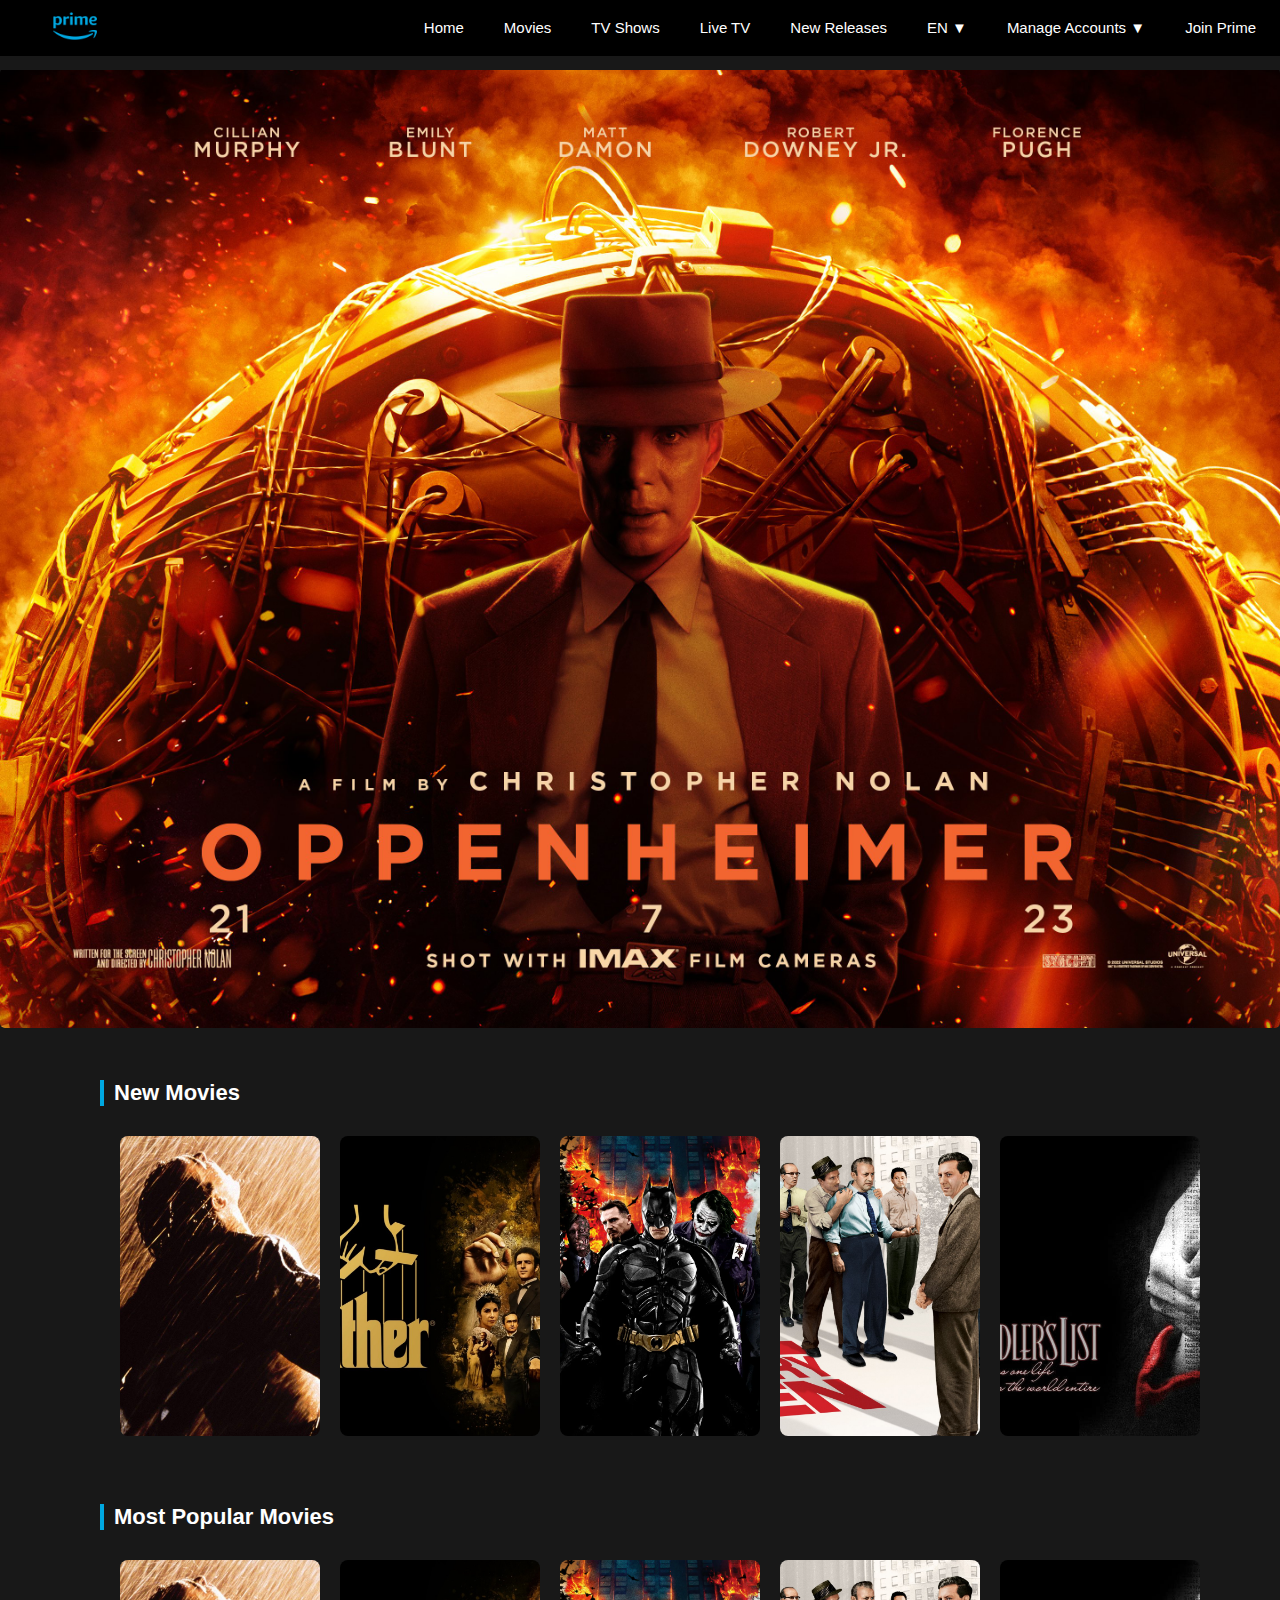
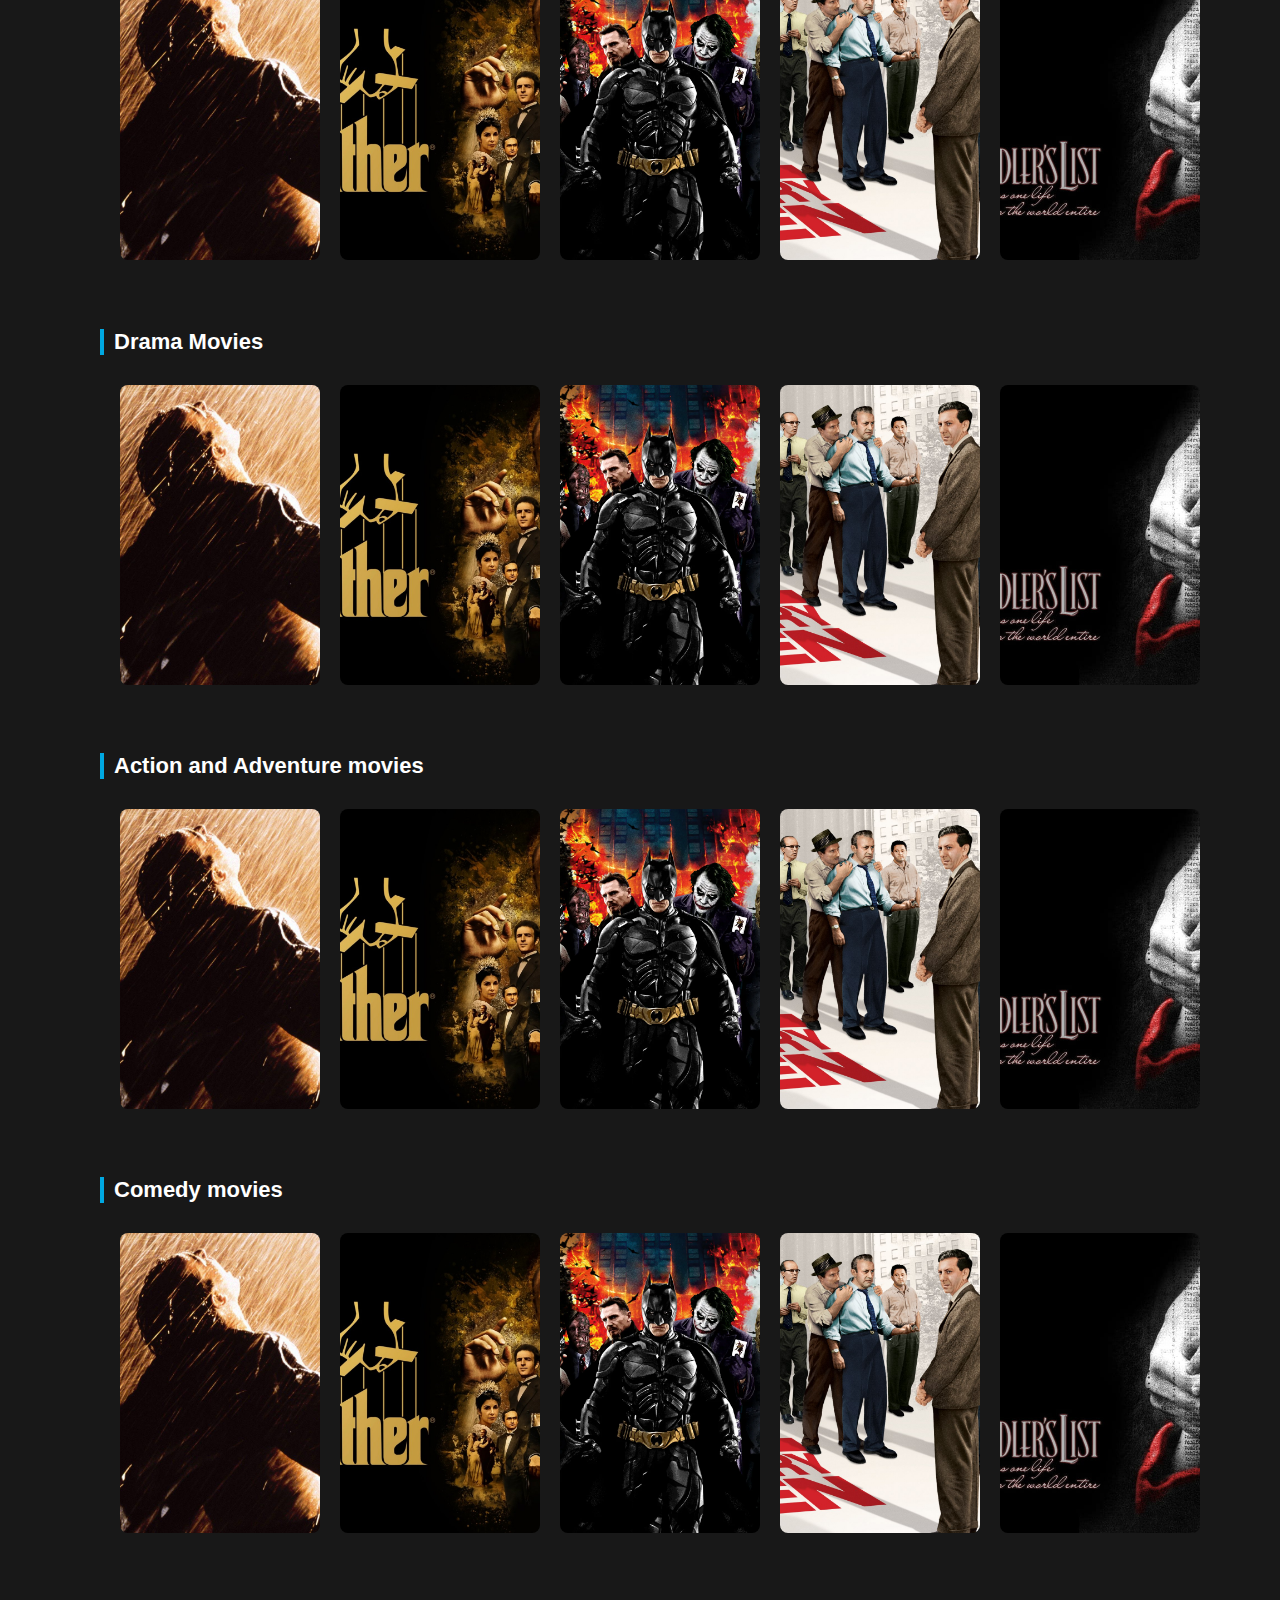
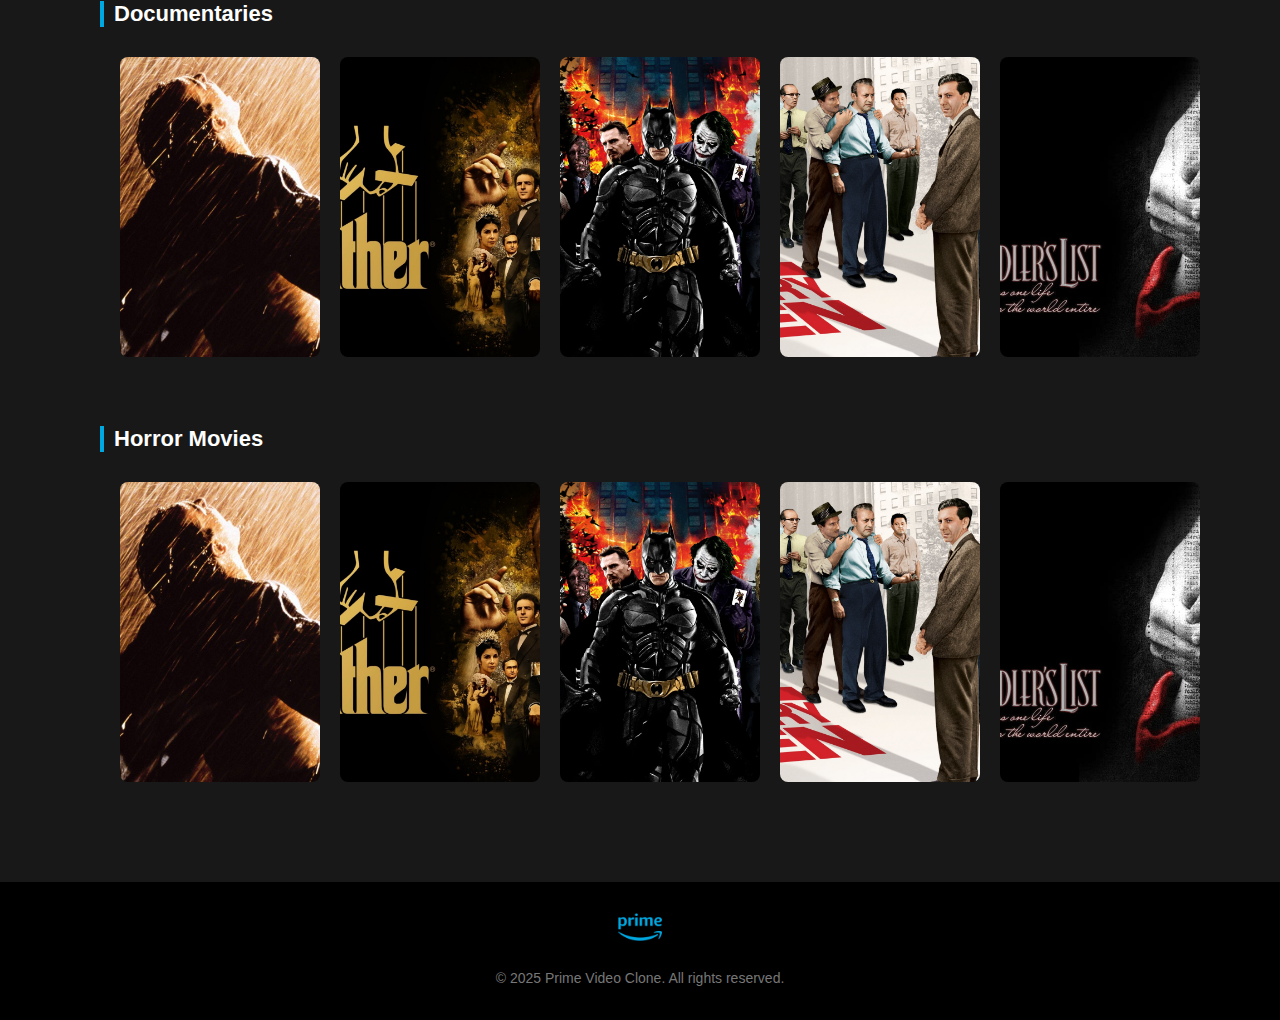
<file: index.html>
<!DOCTYPE html>
<html lang="en">
<head>
    <meta charset="UTF-8">
    <meta name="viewport" content="width=device-width, initial-scale=1.0">
    <title>Prime Video Clone</title>
    <link rel="stylesheet" href="c1.css">
</head>
<body>
    <header>
        <div class="logo">
            <img src="logo.png" alt="Prime Video Logo">
        </div>
        <nav>
            <ul>
                <li><a href="#">Home</a></li>
                <li><a href="#">Movies</a></li>
                <li><a href="#">TV Shows</a></li>
                <li><a href="#">Live TV</a></li>
                <li><a href="#">New Releases</a></li>
                <li class="account-dropdown">
                    <a href="#">EN ▼</a>
                    <ul class="dropdown-menu">
                        <li><a href="#">English</a></li>
                        <li><a href="#">Spanish</a></li>
                        <li><a href="#">French</a></li>
                        <li><a href="#">German</a></li>
                        <li><a href="#">Chinese</a></li>
                        <li><a href="#">Japanese</a></li>
                        <li><a href="#">Korean</a></li>
                        <li><a href="#">Hindi</a></li>
                        <li><a href="#">Arabic</a></li>
                        <li><a href="#">Russian</a></li>
                        <li><a href="#">Portuguese</a></li>
                        <li><a href="#">Italian</a></li>
                        <li><a href="#">Dutch</a></li>
                        <li><a href="#">Swedish</a></li>
                        <li><a href="#">Danish</a></li>
                        <li><a href="#">Finnish</a></li>
                        <li><a href="#">Polish</a></li>
                        <li><a href="#">Turkish</a></li>
                        <li><a href="#">Greek</a></li>
                        <li><a href="#">Vietnamese</a></li>
                        <li><a href="#">Thai</a></li>
                        <li><a href="#">Indonesian</a></li>
                        <li><a href="#">Malay</a></li>
                        <li><a href="#">Filipino</a></li>
                        <li><a href="#">Swahili</a></li>
                        <li><a href="#">Yoruba</a></li>
                        <li><a href="#">Zulu</a></li>
                        <li><a href="#">Xhosa</a></li>
                        <li><a href="#">Igbo</a></li>
                        <li><a href="#">Hausa</a></li>
                        <li><a href="#">Amharic</a></li>
                        <li><a href="#">Bengali</a></li>
                        <li><a href="#">Urdu</a></li>
                        <li><a href="#">Punjabi</a></li>
                        <li><a href="#">Marathi</a></li>
                        <li><a href="#">Gujarati</a></li>
                        <li><a href="#">Telugu</a></li>
                        <li><a href="#">Tamil</a></li>
                        <li><a href="#">Kannada</a></li>
                        <li><a href="#">Malayalam</a></li>
                        <li><a href="#">Odia</a></li>
                        <li><a href="#">Assamese</a></li>
                        <li><a href="#">Kurdish</a></li>
                        <li><a href="#">Pashto</a></li>
                        <li><a href="#">Uzbek</a></li>
                        <li><a href="#">Kazakh</a></li>
                        <li><a href="#">Azerbaijani</a></li>
                        <li><a href="#">Romanian</a></li>
                        <li><a href="#">Hungarian</a></li>
                        <li><a href="#">Czech</a></li>
                        <li><a href="#">Slovak</a></li>
                        <li><a href="#">Ukrainian</a></li>
                        <li><a href="#">Belarusian</a></li>
                        <li><a href="#">Lithuanian</a></li>
                        <li><a href="#">Latvian</a></li>
                        <li><a href="#">Estonian</a></li>
                        <li><a href="#">Albanian</a></li>
                        <li><a href="#">Serbian</a></li>
                        <li><a href="#">Croatian</a></li>
                        <li><a href="#">Slovenian</a></li>
                        <li><a href="#">Macedonian</a></li>
                        <li><a href="#">Bulgarian</a></li>
                        <li><a href="#">Georgian</a></li>
                        <li><a href="#">Armenian</a></li>
                        <li><a href="#">Mongolian</a></li>
                        <li><a href="#">Tibetan</a></li>
                        <li><a href="#">Nepali</a></li>
                        <li><a href="#">Sinhala</a></li>
                        <li><a href="#">Burmese</a></li>
                        <li><a href="#">Khmer</a></li>
                        <li><a href="#">Lao</a></li>
                        <li><a href="#">Tagalog</a></li>
                        <li><a href="#">Cebuano</a></li>
                        <li><a href="#">Ilocano</a></li>
                        <li><a href="#">Pampanga</a></li>
                        <li><a href="#">Pangasinan</a></li>
                        <li><a href="#">Waray-Waray</a></li>
                        <li><a href="#">Hiligaynon</a></li>
                        <li><a href="#">Bicolano</a></li>
                        <li><a href="#">Aymara</a></li>
                        <li><a href="#">Quechua</a></li>
                        <li><a href="#">Guarani</a></li>
                        <li><a href="#">Mapuche</a></li>
                        <li><a href="#">Navajo</a></li>
                        <li><a href="#">Cherokee</a></li>
                        <li><a href="#">Inuit</a></li>
                        <li><a href="#">Yiddish</a></li>
                        <li><a href="#">Esperanto</a></li>
                        <li><a href="#">Klingon</a></li> 
                        </ul>
                </li>
                <li class="account-dropdown">
                    <a href="#">Manage Accounts ▼</a>
                    <ul class="dropdown-menu">
                        <li><a href="#"> Your Account</a></li>
                        <br>
                        <li><a href="#">Sign in</a></li>
                        <li><a href="#">Help</a></li>
                        <li><a href="#">Watch Anywhere</a></li>
                    </ul>
                </li>
                <li><a href="#">Join Prime</a></li>
            </ul>

        </nav>
        
    </header>
    <div class="banner-slider">
        <div class="banner-card"><img src="op.jpeg" alt="Dune: Part Two">
            
            <div class="banner-info">
                <h2>Oppenheimer</h2>
                <p>IMDB: 9.0 | Age: 12+</p>
                <p>During World War II, Lt. Gen. Leslie Groves Jr. appoints physicist J. Robert Oppenheimer to work on the top-secret Manhattan Project. </p>
            </div>
        </div>

    </div>
    
    
    <section class="movies-section">
        
        <h2>New Movies</h2>
        <div class="movies-row">
            <div class="movie-card">
                <img src="shaw.jpg" alt="Movie 1">
                <button class="watch-now-button">Watch Now</button>
                <div class="movie-info">
                    <h3>The Shawshank Redemption</h3>
                    <p>IMDB: 9.3 | Age: 15+</p>
                    <p>Two imprisoned men bond over a number of years, finding solace and eventual redemption through acts of common decency.</p>
                </div>
            </div>
            <div class="movie-card">
                <img src="gf.jpg" alt="Movie 2">
                <button class="watch-now-button">Watch Now</button>
                <div class="movie-info">
                    <h3>The Godfather</h3>
                    <p>IMDB: 9.2 | Age: 18+</p>
                    <p>The aging patriarch of an organized crime dynasty transfers control of his clandestine empire to his reluctant son.</p>
                </div>
            </div>
            <div class="movie-card">
                <img src="the-dark-knight-batman-and-villains-jlyjxakv2mz57z02.webp" alt="Movie 3">
                <button class="watch-now-button">Watch Now</button>
                <div class="movie-info">
                    <h3>The Dark Knight</h3>
                    <p>IMDB: 9.0 | Age: 13+</p>
                    <p>When the menace known as The Joker emerges, Batman must accept one of the greatest psychological and physical tests of his ability to fight injustice.</p>
                </div>
            </div>
            <div class="movie-card">
                <img src="GL60Mu_WcAA3MaF.jpg" alt="Movie 4">
                <button class="watch-now-button">Watch Now</button>
                <div class="movie-info">
                    <h3>12 Angry Men</h3>
                    <p>IMDB: 9.0 | Age: 12+</p>
                    <p>A jury holdout attempts to prevent a miscarriage of justice by forcing his colleagues to reconsider the evidence.</p>
                </div>
            </div>
            <div class="movie-card">
                <img src="HD-wallpaper-schindler-s-list-hands-schindler-list-movie.jpg" alt="Movie 5">
                <button class="watch-now-button">Watch Now</button>
                <div class="movie-info">
                    <h3>Schindler's List</h3>
                    <p>IMDB: 8.9 | Age: 16+</p>
                    <p>In German-occupied Poland during World War II, industrialist Oskar Schindler gradually becomes concerned for his Jewish workforce.</p>
                </div>
            </div>
            <div class="movie-card">
                <img src="HD-wallpaper-schindler-s-list-hands-schindler-list-movie.jpg" alt="Movie 5">
                <button class="watch-now-button">Watch Now</button>
                <div class="movie-info">
                    <h3>Schindler's List</h3>
                    <p>IMDB: 8.9 | Age: 16+</p>
                    <p>In German-occupied Poland during World War II, industrialist Oskar Schindler gradually becomes concerned for his Jewish workforce.</p>
                </div>
            </div>
            <div class="movie-card">
                <img src="shaw.jpg" alt="Movie 1">
                <button class="watch-now-button">Watch Now</button>
                <div class="movie-info">
                    <h3>The Shawshank Redemption</h3>
                    <p>IMDB: 9.3 | Age: 15+</p>
                    <p>Two imprisoned men bond over a number of years, finding solace and eventual redemption through acts of common decency.</p>
                </div>
            </div>
            <div class="movie-card">
                <img src="gf.jpg" alt="Movie 2">
                <button class="watch-now-button">Watch Now</button>
                <div class="movie-info">
                    <h3>The Godfather</h3>
                    <p>IMDB: 9.2 | Age: 18+</p>
                    <p>The aging patriarch of an organized crime dynasty transfers control of his clandestine empire to his reluctant son.</p>
                </div>
            </div>
            <div class="movie-card">
                <img src="the-dark-knight-batman-and-villains-jlyjxakv2mz57z02.webp" alt="Movie 3">
                <button class="watch-now-button">Watch Now</button>
                <div class="movie-info">
                    <h3>The Dark Knight</h3>
                    <p>IMDB: 9.0 | Age: 13+</p>
                    <p>When the menace known as The Joker emerges, Batman must accept one of the greatest psychological and physical tests of his ability to fight injustice.</p>
                </div>
            </div>
            <div class="movie-card">
                <img src="GL60Mu_WcAA3MaF.jpg" alt="Movie 4">
                <button class="watch-now-button">Watch Now</button>
                <div class="movie-info">
                    <h3>12 Angry Men</h3>
                    <p>IMDB: 9.0 | Age: 12+</p>
                    <p>A jury holdout attempts to prevent a miscarriage of justice by forcing his colleagues to reconsider the evidence.</p>
                </div>
            </div>
            <div class="movie-card">
                <img src="HD-wallpaper-schindler-s-list-hands-schindler-list-movie.jpg" alt="Movie 5">
                <button class="watch-now-button">Watch Now</button>
                <div class="movie-info">
                    <h3>Schindler's List</h3>
                    <p>IMDB: 8.9 | Age: 16+</p>
                    <p>In German-occupied Poland during World War II, industrialist Oskar Schindler gradually becomes concerned for his Jewish workforce.</p>
                </div>
            </div>
            <div class="movie-card">
                <img src="HD-wallpaper-schindler-s-list-hands-schindler-list-movie.jpg" alt="Movie 5">
                <button class="watch-now-button">Watch Now</button>
                <div class="movie-info">
                    <h3>Schindler's List</h3>
                    <p>IMDB: 8.9 | Age: 16+</p>
                    <p>In German-occupied Poland during World War II, industrialist Oskar Schindler gradually becomes concerned for his Jewish workforce.</p>
                </div>
            </div>
        </div>
        <h2>Most Popular Movies</h2>
        <div class="movies-row">
            <div class="movie-card">
                <img src="shaw.jpg" alt="Movie 1">
                <button class="watch-now-button">Watch Now</button>
                <div class="movie-info">
                    <h3>The Shawshank Redemption</h3>
                    <p>IMDB: 9.3 | Age: 15+</p>
                    <p>Two imprisoned men bond over a number of years, finding solace and eventual redemption through acts of common decency.</p>
                </div>
            </div>
            <div class="movie-card">
                <img src="gf.jpg" alt="Movie 2">
                <button class="watch-now-button">Watch Now</button>
                <div class="movie-info">
                    <h3>The Godfather</h3>
                    <p>IMDB: 9.2 | Age: 18+</p>
                    <p>The aging patriarch of an organized crime dynasty transfers control of his clandestine empire to his reluctant son.</p>
                </div>
            </div>
            <div class="movie-card">
                <img src="the-dark-knight-batman-and-villains-jlyjxakv2mz57z02.webp" alt="Movie 3">
                <button class="watch-now-button">Watch Now</button>
                <div class="movie-info">
                    <h3>The Dark Knight</h3>
                    <p>IMDB: 9.0 | Age: 13+</p>
                    <p>When the menace known as The Joker emerges, Batman must accept one of the greatest psychological and physical tests of his ability to fight injustice.</p>
                </div>
            </div>
            <div class="movie-card">
                <img src="GL60Mu_WcAA3MaF.jpg" alt="Movie 4">
                <button class="watch-now-button">Watch Now</button>
                <div class="movie-info">
                    <h3>12 Angry Men</h3>
                    <p>IMDB: 9.0 | Age: 12+</p>
                    <p>A jury holdout attempts to prevent a miscarriage of justice by forcing his colleagues to reconsider the evidence.</p>
                </div>
            </div>
            <div class="movie-card">
                <img src="HD-wallpaper-schindler-s-list-hands-schindler-list-movie.jpg" alt="Movie 5">
                <button class="watch-now-button">Watch Now</button>
                <div class="movie-info">
                    <h3>Schindler's List</h3>
                    <p>IMDB: 8.9 | Age: 16+</p>
                    <p>In German-occupied Poland during World War II, industrialist Oskar Schindler gradually becomes concerned for his Jewish workforce.</p>
                </div>
            </div>
            <div class="movie-card">
                <img src="HD-wallpaper-schindler-s-list-hands-schindler-list-movie.jpg" alt="Movie 5">
                <button class="watch-now-button">Watch Now</button>
                <div class="movie-info">
                    <h3>Schindler's List</h3>
                    <p>IMDB: 8.9 | Age: 16+</p>
                    <p>In German-occupied Poland during World War II, industrialist Oskar Schindler gradually becomes concerned for his Jewish workforce.</p>
                </div>
            </div>
            <div class="movie-card">
                <img src="shaw.jpg" alt="Movie 1">
                <button class="watch-now-button">Watch Now</button>
                <div class="movie-info">
                    <h3>The Shawshank Redemption</h3>
                    <p>IMDB: 9.3 | Age: 15+</p>
                    <p>Two imprisoned men bond over a number of years, finding solace and eventual redemption through acts of common decency.</p>
                </div>
            </div>
            <div class="movie-card">
                <img src="gf.jpg" alt="Movie 2">
                <button class="watch-now-button">Watch Now</button>
                <div class="movie-info">
                    <h3>The Godfather</h3>
                    <p>IMDB: 9.2 | Age: 18+</p>
                    <p>The aging patriarch of an organized crime dynasty transfers control of his clandestine empire to his reluctant son.</p>
                </div>
            </div>
            <div class="movie-card">
                <img src="the-dark-knight-batman-and-villains-jlyjxakv2mz57z02.webp" alt="Movie 3">
                <button class="watch-now-button">Watch Now</button>
                <div class="movie-info">
                    <h3>The Dark Knight</h3>
                    <p>IMDB: 9.0 | Age: 13+</p>
                    <p>When the menace known as The Joker emerges, Batman must accept one of the greatest psychological and physical tests of his ability to fight injustice.</p>
                </div>
            </div>
            <div class="movie-card">
                <img src="GL60Mu_WcAA3MaF.jpg" alt="Movie 4">
                <button class="watch-now-button">Watch Now</button>
                <div class="movie-info">
                    <h3>12 Angry Men</h3>
                    <p>IMDB: 9.0 | Age: 12+</p>
                    <p>A jury holdout attempts to prevent a miscarriage of justice by forcing his colleagues to reconsider the evidence.</p>
                </div>
            </div>
            <div class="movie-card">
                <img src="HD-wallpaper-schindler-s-list-hands-schindler-list-movie.jpg" alt="Movie 5">
                <button class="watch-now-button">Watch Now</button>
                <div class="movie-info">
                    <h3>Schindler's List</h3>
                    <p>IMDB: 8.9 | Age: 16+</p>
                    <p>In German-occupied Poland during World War II, industrialist Oskar Schindler gradually becomes concerned for his Jewish workforce.</p>
                </div>
            </div>
            <div class="movie-card">
                <img src="HD-wallpaper-schindler-s-list-hands-schindler-list-movie.jpg" alt="Movie 5">
                <button class="watch-now-button">Watch Now</button>
                <div class="movie-info">
                    <h3>Schindler's List</h3>
                    <p>IMDB: 8.9 | Age: 16+</p>
                    <p>In German-occupied Poland during World War II, industrialist Oskar Schindler gradually becomes concerned for his Jewish workforce.</p>
                </div>
            </div>
        </div>
        <h2>Drama Movies</h2>
        <div class="movies-row">
            <div class="movie-card">
                <img src="shaw.jpg" alt="Movie 1">
                <button class="watch-now-button">Watch Now</button>
                <div class="movie-info">
                    <h3>The Shawshank Redemption</h3>
                    <p>IMDB: 9.3 | Age: 15+</p>
                    <p>Two imprisoned men bond over a number of years, finding solace and eventual redemption through acts of common decency.</p>
                </div>
            </div>
            <div class="movie-card">
                <img src="gf.jpg" alt="Movie 2">
                <button class="watch-now-button">Watch Now</button>
                <div class="movie-info">
                    <h3>The Godfather</h3>
                    <p>IMDB: 9.2 | Age: 18+</p>
                    <p>The aging patriarch of an organized crime dynasty transfers control of his clandestine empire to his reluctant son.</p>
                </div>
            </div>
            <div class="movie-card">
                <img src="the-dark-knight-batman-and-villains-jlyjxakv2mz57z02.webp" alt="Movie 3">
                <button class="watch-now-button">Watch Now</button>
                <div class="movie-info">
                    <h3>The Dark Knight</h3>
                    <p>IMDB: 9.0 | Age: 13+</p>
                    <p>When the menace known as The Joker emerges, Batman must accept one of the greatest psychological and physical tests of his ability to fight injustice.</p>
                </div>
            </div>
            <div class="movie-card">
                <img src="GL60Mu_WcAA3MaF.jpg" alt="Movie 4">
                <button class="watch-now-button">Watch Now</button>
                <div class="movie-info">
                    <h3>12 Angry Men</h3>
                    <p>IMDB: 9.0 | Age: 12+</p>
                    <p>A jury holdout attempts to prevent a miscarriage of justice by forcing his colleagues to reconsider the evidence.</p>
                </div>
            </div>
            <div class="movie-card">
                <img src="HD-wallpaper-schindler-s-list-hands-schindler-list-movie.jpg" alt="Movie 5">
                <button class="watch-now-button">Watch Now</button>
                <div class="movie-info">
                    <h3>Schindler's List</h3>
                    <p>IMDB: 8.9 | Age: 16+</p>
                    <p>In German-occupied Poland during World War II, industrialist Oskar Schindler gradually becomes concerned for his Jewish workforce.</p>
                </div>
            </div>
            <div class="movie-card">
                <img src="HD-wallpaper-schindler-s-list-hands-schindler-list-movie.jpg" alt="Movie 5">
                <button class="watch-now-button">Watch Now</button>
                <div class="movie-info">
                    <h3>Schindler's List</h3>
                    <p>IMDB: 8.9 | Age: 16+</p>
                    <p>In German-occupied Poland during World War II, industrialist Oskar Schindler gradually becomes concerned for his Jewish workforce.</p>
                </div>
            </div>
            <div class="movie-card">
                <img src="shaw.jpg" alt="Movie 1">
                <button class="watch-now-button">Watch Now</button>
                <div class="movie-info">
                    <h3>The Shawshank Redemption</h3>
                    <p>IMDB: 9.3 | Age: 15+</p>
                    <p>Two imprisoned men bond over a number of years, finding solace and eventual redemption through acts of common decency.</p>
                </div>
            </div>
            <div class="movie-card">
                <img src="gf.jpg" alt="Movie 2">
                <button class="watch-now-button">Watch Now</button>
                <div class="movie-info">
                    <h3>The Godfather</h3>
                    <p>IMDB: 9.2 | Age: 18+</p>
                    <p>The aging patriarch of an organized crime dynasty transfers control of his clandestine empire to his reluctant son.</p>
                </div>
            </div>
            <div class="movie-card">
                <img src="the-dark-knight-batman-and-villains-jlyjxakv2mz57z02.webp" alt="Movie 3">
                <button class="watch-now-button">Watch Now</button>
                <div class="movie-info">
                    <h3>The Dark Knight</h3>
                    <p>IMDB: 9.0 | Age: 13+</p>
                    <p>When the menace known as The Joker emerges, Batman must accept one of the greatest psychological and physical tests of his ability to fight injustice.</p>
                </div>
            </div>
            <div class="movie-card">
                <img src="GL60Mu_WcAA3MaF.jpg" alt="Movie 4">
                <button class="watch-now-button">Watch Now</button>
                <div class="movie-info">
                    <h3>12 Angry Men</h3>
                    <p>IMDB: 9.0 | Age: 12+</p>
                    <p>A jury holdout attempts to prevent a miscarriage of justice by forcing his colleagues to reconsider the evidence.</p>
                </div>
            </div>
            <div class="movie-card">
                <img src="HD-wallpaper-schindler-s-list-hands-schindler-list-movie.jpg" alt="Movie 5">
                <button class="watch-now-button">Watch Now</button>
                <div class="movie-info">
                    <h3>Schindler's List</h3>
                    <p>IMDB: 8.9 | Age: 16+</p>
                    <p>In German-occupied Poland during World War II, industrialist Oskar Schindler gradually becomes concerned for his Jewish workforce.</p>
                </div>
            </div>
            <div class="movie-card">
                <img src="HD-wallpaper-schindler-s-list-hands-schindler-list-movie.jpg" alt="Movie 5">
                <button class="watch-now-button">Watch Now</button>
                <div class="movie-info">
                    <h3>Schindler's List</h3>
                    <p>IMDB: 8.9 | Age: 16+</p>
                    <p>In German-occupied Poland during World War II, industrialist Oskar Schindler gradually becomes concerned for his Jewish workforce.</p>
                </div>
            </div>
        </div><h2>Action and Adventure movies</h2>
        <div class="movies-row">
            <div class="movie-card">
                <img src="shaw.jpg" alt="Movie 1">
                <button class="watch-now-button">Watch Now</button>
                <div class="movie-info">
                    <h3>The Shawshank Redemption</h3>
                    <p>IMDB: 9.3 | Age: 15+</p>
                    <p>Two imprisoned men bond over a number of years, finding solace and eventual redemption through acts of common decency.</p>
                </div>
            </div>
            <div class="movie-card">
                <img src="gf.jpg" alt="Movie 2">
                <button class="watch-now-button">Watch Now</button>
                <div class="movie-info">
                    <h3>The Godfather</h3>
                    <p>IMDB: 9.2 | Age: 18+</p>
                    <p>The aging patriarch of an organized crime dynasty transfers control of his clandestine empire to his reluctant son.</p>
                </div>
            </div>
            <div class="movie-card">
                <img src="the-dark-knight-batman-and-villains-jlyjxakv2mz57z02.webp" alt="Movie 3">
                <button class="watch-now-button">Watch Now</button>
                <div class="movie-info">
                    <h3>The Dark Knight</h3>
                    <p>IMDB: 9.0 | Age: 13+</p>
                    <p>When the menace known as The Joker emerges, Batman must accept one of the greatest psychological and physical tests of his ability to fight injustice.</p>
                </div>
            </div>
            <div class="movie-card">
                <img src="GL60Mu_WcAA3MaF.jpg" alt="Movie 4">
                <button class="watch-now-button">Watch Now</button>
                <div class="movie-info">
                    <h3>12 Angry Men</h3>
                    <p>IMDB: 9.0 | Age: 12+</p>
                    <p>A jury holdout attempts to prevent a miscarriage of justice by forcing his colleagues to reconsider the evidence.</p>
                </div>
            </div>
            <div class="movie-card">
                <img src="HD-wallpaper-schindler-s-list-hands-schindler-list-movie.jpg" alt="Movie 5">
                <button class="watch-now-button">Watch Now</button>
                <div class="movie-info">
                    <h3>Schindler's List</h3>
                    <p>IMDB: 8.9 | Age: 16+</p>
                    <p>In German-occupied Poland during World War II, industrialist Oskar Schindler gradually becomes concerned for his Jewish workforce.</p>
                </div>
            </div>
            <div class="movie-card">
                <img src="HD-wallpaper-schindler-s-list-hands-schindler-list-movie.jpg" alt="Movie 5">
                <button class="watch-now-button">Watch Now</button>
                <div class="movie-info">
                    <h3>Schindler's List</h3>
                    <p>IMDB: 8.9 | Age: 16+</p>
                    <p>In German-occupied Poland during World War II, industrialist Oskar Schindler gradually becomes concerned for his Jewish workforce.</p>
                </div>
            </div>
            <div class="movie-card">
                <img src="shaw.jpg" alt="Movie 1">
                <button class="watch-now-button">Watch Now</button>
                <div class="movie-info">
                    <h3>The Shawshank Redemption</h3>
                    <p>IMDB: 9.3 | Age: 15+</p>
                    <p>Two imprisoned men bond over a number of years, finding solace and eventual redemption through acts of common decency.</p>
                </div>
            </div>
            <div class="movie-card">
                <img src="gf.jpg" alt="Movie 2">
                <button class="watch-now-button">Watch Now</button>
                <div class="movie-info">
                    <h3>The Godfather</h3>
                    <p>IMDB: 9.2 | Age: 18+</p>
                    <p>The aging patriarch of an organized crime dynasty transfers control of his clandestine empire to his reluctant son.</p>
                </div>
            </div>
            <div class="movie-card">
                <img src="the-dark-knight-batman-and-villains-jlyjxakv2mz57z02.webp" alt="Movie 3">
                <button class="watch-now-button">Watch Now</button>
                <div class="movie-info">
                    <h3>The Dark Knight</h3>
                    <p>IMDB: 9.0 | Age: 13+</p>
                    <p>When the menace known as The Joker emerges, Batman must accept one of the greatest psychological and physical tests of his ability to fight injustice.</p>
                </div>
            </div>
            <div class="movie-card">
                <img src="GL60Mu_WcAA3MaF.jpg" alt="Movie 4">
                <button class="watch-now-button">Watch Now</button>
                <div class="movie-info">
                    <h3>12 Angry Men</h3>
                    <p>IMDB: 9.0 | Age: 12+</p>
                    <p>A jury holdout attempts to prevent a miscarriage of justice by forcing his colleagues to reconsider the evidence.</p>
                </div>
            </div>
            <div class="movie-card">
                <img src="HD-wallpaper-schindler-s-list-hands-schindler-list-movie.jpg" alt="Movie 5">
                <button class="watch-now-button">Watch Now</button>
                <div class="movie-info">
                    <h3>Schindler's List</h3>
                    <p>IMDB: 8.9 | Age: 16+</p>
                    <p>In German-occupied Poland during World War II, industrialist Oskar Schindler gradually becomes concerned for his Jewish workforce.</p>
                </div>
            </div>
            <div class="movie-card">
                <img src="HD-wallpaper-schindler-s-list-hands-schindler-list-movie.jpg" alt="Movie 5">
                <button class="watch-now-button">Watch Now</button>
                <div class="movie-info">
                    <h3>Schindler's List</h3>
                    <p>IMDB: 8.9 | Age: 16+</p>
                    <p>In German-occupied Poland during World War II, industrialist Oskar Schindler gradually becomes concerned for his Jewish workforce.</p>
                </div>
            </div>
        </div><h2>Comedy movies</h2>
        <div class="movies-row">
            <div class="movie-card">
                <img src="shaw.jpg" alt="Movie 1">
                <button class="watch-now-button">Watch Now</button>
                <div class="movie-info">
                    <h3>The Shawshank Redemption</h3>
                    <p>IMDB: 9.3 | Age: 15+</p>
                    <p>Two imprisoned men bond over a number of years, finding solace and eventual redemption through acts of common decency.</p>
                </div>
            </div>
            <div class="movie-card">
                <img src="gf.jpg" alt="Movie 2">
                <button class="watch-now-button">Watch Now</button>
                <div class="movie-info">
                    <h3>The Godfather</h3>
                    <p>IMDB: 9.2 | Age: 18+</p>
                    <p>The aging patriarch of an organized crime dynasty transfers control of his clandestine empire to his reluctant son.</p>
                </div>
            </div>
            <div class="movie-card">
                <img src="the-dark-knight-batman-and-villains-jlyjxakv2mz57z02.webp" alt="Movie 3">
                <button class="watch-now-button">Watch Now</button>
                <div class="movie-info">
                    <h3>The Dark Knight</h3>
                    <p>IMDB: 9.0 | Age: 13+</p>
                    <p>When the menace known as The Joker emerges, Batman must accept one of the greatest psychological and physical tests of his ability to fight injustice.</p>
                </div>
            </div>
            <div class="movie-card">
                <img src="GL60Mu_WcAA3MaF.jpg" alt="Movie 4">
                <button class="watch-now-button">Watch Now</button>
                <div class="movie-info">
                    <h3>12 Angry Men</h3>
                    <p>IMDB: 9.0 | Age: 12+</p>
                    <p>A jury holdout attempts to prevent a miscarriage of justice by forcing his colleagues to reconsider the evidence.</p>
                </div>
            </div>
            <div class="movie-card">
                <img src="HD-wallpaper-schindler-s-list-hands-schindler-list-movie.jpg" alt="Movie 5">
                <button class="watch-now-button">Watch Now</button>
                <div class="movie-info">
                    <h3>Schindler's List</h3>
                    <p>IMDB: 8.9 | Age: 16+</p>
                    <p>In German-occupied Poland during World War II, industrialist Oskar Schindler gradually becomes concerned for his Jewish workforce.</p>
                </div>
            </div>
            <div class="movie-card">
                <img src="HD-wallpaper-schindler-s-list-hands-schindler-list-movie.jpg" alt="Movie 5">
                <button class="watch-now-button">Watch Now</button>
                <div class="movie-info">
                    <h3>Schindler's List</h3>
                    <p>IMDB: 8.9 | Age: 16+</p>
                    <p>In German-occupied Poland during World War II, industrialist Oskar Schindler gradually becomes concerned for his Jewish workforce.</p>
                </div>
            </div>
            <div class="movie-card">
                <img src="shaw.jpg" alt="Movie 1">
                <button class="watch-now-button">Watch Now</button>
                <div class="movie-info">
                    <h3>The Shawshank Redemption</h3>
                    <p>IMDB: 9.3 | Age: 15+</p>
                    <p>Two imprisoned men bond over a number of years, finding solace and eventual redemption through acts of common decency.</p>
                </div>
            </div>
            <div class="movie-card">
                <img src="gf.jpg" alt="Movie 2">
                <button class="watch-now-button">Watch Now</button>
                <div class="movie-info">
                    <h3>The Godfather</h3>
                    <p>IMDB: 9.2 | Age: 18+</p>
                    <p>The aging patriarch of an organized crime dynasty transfers control of his clandestine empire to his reluctant son.</p>
                </div>
            </div>
            <div class="movie-card">
                <img src="the-dark-knight-batman-and-villains-jlyjxakv2mz57z02.webp" alt="Movie 3">
                <button class="watch-now-button">Watch Now</button>
                <div class="movie-info">
                    <h3>The Dark Knight</h3>
                    <p>IMDB: 9.0 | Age: 13+</p>
                    <p>When the menace known as The Joker emerges, Batman must accept one of the greatest psychological and physical tests of his ability to fight injustice.</p>
                </div>
            </div>
            <div class="movie-card">
                <img src="GL60Mu_WcAA3MaF.jpg" alt="Movie 4">
                <button class="watch-now-button">Watch Now</button>
                <div class="movie-info">
                    <h3>12 Angry Men</h3>
                    <p>IMDB: 9.0 | Age: 12+</p>
                    <p>A jury holdout attempts to prevent a miscarriage of justice by forcing his colleagues to reconsider the evidence.</p>
                </div>
            </div>
            <div class="movie-card">
                <img src="HD-wallpaper-schindler-s-list-hands-schindler-list-movie.jpg" alt="Movie 5">
                <button class="watch-now-button">Watch Now</button>
                <div class="movie-info">
                    <h3>Schindler's List</h3>
                    <p>IMDB: 8.9 | Age: 16+</p>
                    <p>In German-occupied Poland during World War II, industrialist Oskar Schindler gradually becomes concerned for his Jewish workforce.</p>
                </div>
            </div>
            <div class="movie-card">
                <img src="HD-wallpaper-schindler-s-list-hands-schindler-list-movie.jpg" alt="Movie 5">
                <button class="watch-now-button">Watch Now</button>
                <div class="movie-info">
                    <h3>Schindler's List</h3>
                    <p>IMDB: 8.9 | Age: 16+</p>
                    <p>In German-occupied Poland during World War II, industrialist Oskar Schindler gradually becomes concerned for his Jewish workforce.</p>
                </div>
            </div>
        </div><h2>Documentaries</h2>
        <div class="movies-row">
            <div class="movie-card">
                <img src="shaw.jpg" alt="Movie 1">
                <button class="watch-now-button">Watch Now</button>
                <div class="movie-info">
                    <h3>The Shawshank Redemption</h3>
                    <p>IMDB: 9.3 | Age: 15+</p>
                    <p>Two imprisoned men bond over a number of years, finding solace and eventual redemption through acts of common decency.</p>
                </div>
            </div>
            <div class="movie-card">
                <img src="gf.jpg" alt="Movie 2">
                <button class="watch-now-button">Watch Now</button>
                <div class="movie-info">
                    <h3>The Godfather</h3>
                    <p>IMDB: 9.2 | Age: 18+</p>
                    <p>The aging patriarch of an organized crime dynasty transfers control of his clandestine empire to his reluctant son.</p>
                </div>
            </div>
            <div class="movie-card">
                <img src="the-dark-knight-batman-and-villains-jlyjxakv2mz57z02.webp" alt="Movie 3">
                <button class="watch-now-button">Watch Now</button>
                <div class="movie-info">
                    <h3>The Dark Knight</h3>
                    <p>IMDB: 9.0 | Age: 13+</p>
                    <p>When the menace known as The Joker emerges, Batman must accept one of the greatest psychological and physical tests of his ability to fight injustice.</p>
                </div>
            </div>
            <div class="movie-card">
                <img src="GL60Mu_WcAA3MaF.jpg" alt="Movie 4">
                <button class="watch-now-button">Watch Now</button>
                <div class="movie-info">
                    <h3>12 Angry Men</h3>
                    <p>IMDB: 9.0 | Age: 12+</p>
                    <p>A jury holdout attempts to prevent a miscarriage of justice by forcing his colleagues to reconsider the evidence.</p>
                </div>
            </div>
            <div class="movie-card">
                <img src="HD-wallpaper-schindler-s-list-hands-schindler-list-movie.jpg" alt="Movie 5">
                <button class="watch-now-button">Watch Now</button>
                <div class="movie-info">
                    <h3>Schindler's List</h3>
                    <p>IMDB: 8.9 | Age: 16+</p>
                    <p>In German-occupied Poland during World War II, industrialist Oskar Schindler gradually becomes concerned for his Jewish workforce.</p>
                </div>
            </div>
            <div class="movie-card">
                <img src="HD-wallpaper-schindler-s-list-hands-schindler-list-movie.jpg" alt="Movie 5">
                <button class="watch-now-button">Watch Now</button>
                <div class="movie-info">
                    <h3>Schindler's List</h3>
                    <p>IMDB: 8.9 | Age: 16+</p>
                    <p>In German-occupied Poland during World War II, industrialist Oskar Schindler gradually becomes concerned for his Jewish workforce.</p>
                </div>
            </div>
            <div class="movie-card">
                <img src="shaw.jpg" alt="Movie 1">
                <button class="watch-now-button">Watch Now</button>
                <div class="movie-info">
                    <h3>The Shawshank Redemption</h3>
                    <p>IMDB: 9.3 | Age: 15+</p>
                    <p>Two imprisoned men bond over a number of years, finding solace and eventual redemption through acts of common decency.</p>
                </div>
            </div>
            <div class="movie-card">
                <img src="gf.jpg" alt="Movie 2">
                <button class="watch-now-button">Watch Now</button>
                <div class="movie-info">
                    <h3>The Godfather</h3>
                    <p>IMDB: 9.2 | Age: 18+</p>
                    <p>The aging patriarch of an organized crime dynasty transfers control of his clandestine empire to his reluctant son.</p>
                </div>
            </div>
            <div class="movie-card">
                <img src="the-dark-knight-batman-and-villains-jlyjxakv2mz57z02.webp" alt="Movie 3">
                <button class="watch-now-button">Watch Now</button>
                <div class="movie-info">
                    <h3>The Dark Knight</h3>
                    <p>IMDB: 9.0 | Age: 13+</p>
                    <p>When the menace known as The Joker emerges, Batman must accept one of the greatest psychological and physical tests of his ability to fight injustice.</p>
                </div>
            </div>
            <div class="movie-card">
                <img src="GL60Mu_WcAA3MaF.jpg" alt="Movie 4">
                <button class="watch-now-button">Watch Now</button>
                <div class="movie-info">
                    <h3>12 Angry Men</h3>
                    <p>IMDB: 9.0 | Age: 12+</p>
                    <p>A jury holdout attempts to prevent a miscarriage of justice by forcing his colleagues to reconsider the evidence.</p>
                </div>
            </div>
            <div class="movie-card">
                <img src="HD-wallpaper-schindler-s-list-hands-schindler-list-movie.jpg" alt="Movie 5">
                <button class="watch-now-button">Watch Now</button>
                <div class="movie-info">
                    <h3>Schindler's List</h3>
                    <p>IMDB: 8.9 | Age: 16+</p>
                    <p>In German-occupied Poland during World War II, industrialist Oskar Schindler gradually becomes concerned for his Jewish workforce.</p>
                </div>
            </div>
            <div class="movie-card">
                <img src="HD-wallpaper-schindler-s-list-hands-schindler-list-movie.jpg" alt="Movie 5">
                <button class="watch-now-button">Watch Now</button>
                <div class="movie-info">
                    <h3>Schindler's List</h3>
                    <p>IMDB: 8.9 | Age: 16+</p>
                    <p>In German-occupied Poland during World War II, industrialist Oskar Schindler gradually becomes concerned for his Jewish workforce.</p>
                </div>
            </div>
        </div><h2>Horror Movies</h2>
        <div class="movies-row">
            <div class="movie-card">
                <img src="shaw.jpg" alt="Movie 1">
                <button class="watch-now-button">Watch Now</button>
                <div class="movie-info">
                    <h3>The Shawshank Redemption</h3>
                    <p>IMDB: 9.3 | Age: 15+</p>
                    <p>Two imprisoned men bond over a number of years, finding solace and eventual redemption through acts of common decency.</p>
                </div>
            </div>
            <div class="movie-card">
                <img src="gf.jpg" alt="Movie 2">
                <button class="watch-now-button">Watch Now</button>
                <div class="movie-info">
                    <h3>The Godfather</h3>
                    <p>IMDB: 9.2 | Age: 18+</p>
                    <p>The aging patriarch of an organized crime dynasty transfers control of his clandestine empire to his reluctant son.</p>
                </div>
            </div>
            <div class="movie-card">
                <img src="the-dark-knight-batman-and-villains-jlyjxakv2mz57z02.webp" alt="Movie 3">
                <button class="watch-now-button">Watch Now</button>
                <div class="movie-info">
                    <h3>The Dark Knight</h3>
                    <p>IMDB: 9.0 | Age: 13+</p>
                    <p>When the menace known as The Joker emerges, Batman must accept one of the greatest psychological and physical tests of his ability to fight injustice.</p>
                </div>
            </div>
            <div class="movie-card">
                <img src="GL60Mu_WcAA3MaF.jpg" alt="Movie 4">
                <button class="watch-now-button">Watch Now</button>
                <div class="movie-info">
                    <h3>12 Angry Men</h3>
                    <p>IMDB: 9.0 | Age: 12+</p>
                    <p>A jury holdout attempts to prevent a miscarriage of justice by forcing his colleagues to reconsider the evidence.</p>
                </div>
            </div>
            <div class="movie-card">
                <img src="HD-wallpaper-schindler-s-list-hands-schindler-list-movie.jpg" alt="Movie 5">
                <button class="watch-now-button">Watch Now</button>
                <div class="movie-info">
                    <h3>Schindler's List</h3>
                    <p>IMDB: 8.9 | Age: 16+</p>
                    <p>In German-occupied Poland during World War II, industrialist Oskar Schindler gradually becomes concerned for his Jewish workforce.</p>
                </div>
            </div>
            <div class="movie-card">
                <img src="HD-wallpaper-schindler-s-list-hands-schindler-list-movie.jpg" alt="Movie 5">
                <button class="watch-now-button">Watch Now</button>
                <div class="movie-info">
                    <h3>Schindler's List</h3>
                    <p>IMDB: 8.9 | Age: 16+</p>
                    <p>In German-occupied Poland during World War II, industrialist Oskar Schindler gradually becomes concerned for his Jewish workforce.</p>
                </div>
            </div>
            <div class="movie-card">
                <img src="shaw.jpg" alt="Movie 1">
                <button class="watch-now-button">Watch Now</button>
                <div class="movie-info">
                    <h3>The Shawshank Redemption</h3>
                    <p>IMDB: 9.3 | Age: 15+</p>
                    <p>Two imprisoned men bond over a number of years, finding solace and eventual redemption through acts of common decency.</p>
                </div>
            </div>
            <div class="movie-card">
                <img src="gf.jpg" alt="Movie 2">
                <button class="watch-now-button">Watch Now</button>
                <div class="movie-info">
                    <h3>The Godfather</h3>
                    <p>IMDB: 9.2 | Age: 18+</p>
                    <p>The aging patriarch of an organized crime dynasty transfers control of his clandestine empire to his reluctant son.</p>
                </div>
            </div>
            <div class="movie-card">
                <img src="the-dark-knight-batman-and-villains-jlyjxakv2mz57z02.webp" alt="Movie 3">
                <button class="watch-now-button">Watch Now</button>
                <div class="movie-info">
                    <h3>The Dark Knight</h3>
                    <p>IMDB: 9.0 | Age: 13+</p>
                    <p>When the menace known as The Joker emerges, Batman must accept one of the greatest psychological and physical tests of his ability to fight injustice.</p>
                </div>
            </div>
            <div class="movie-card">
                <img src="GL60Mu_WcAA3MaF.jpg" alt="Movie 4">
                <button class="watch-now-button">Watch Now</button>
                <div class="movie-info">
                    <h3>12 Angry Men</h3>
                    <p>IMDB: 9.0 | Age: 12+</p>
                    <p>A jury holdout attempts to prevent a miscarriage of justice by forcing his colleagues to reconsider the evidence.</p>
                </div>
            </div>
            <div class="movie-card">
                <img src="HD-wallpaper-schindler-s-list-hands-schindler-list-movie.jpg" alt="Movie 5">
                <button class="watch-now-button">Watch Now</button>
                <div class="movie-info">
                    <h3>Schindler's List</h3>
                    <p>IMDB: 8.9 | Age: 16+</p>
                    <p>In German-occupied Poland during World War II, industrialist Oskar Schindler gradually becomes concerned for his Jewish workforce.</p>
                </div>
            </div>
            <div class="movie-card">
                <img src="HD-wallpaper-schindler-s-list-hands-schindler-list-movie.jpg" alt="Movie 5">
                <button class="watch-now-button">Watch Now</button>
                <div class="movie-info">
                    <h3>Schindler's List</h3>
                    <p>IMDB: 8.9 | Age: 16+</p>
                    <p>In German-occupied Poland during World War II, industrialist Oskar Schindler gradually becomes concerned for his Jewish workforce.</p>
                </div>
            </div>
        </div>
        
    </section>
    
    <footer>
        <div class="logo">
            <img src="logo.png" alt="Prime Video Logo">
        </div>
        <p>&copy; 2025 Prime Video Clone. All rights reserved.</p>
    </footer>
</body>
</html>
</file>
<file: c1.css>
/* General Styles */
body {
    margin: 0;
    padding: 0;
    font-family: Arial, sans-serif;
    background-color: #181818;
    color: white;
}

/* Header */
header {
    display: flex;
    justify-content: space-between;
    align-items: center;
    background-color: #000;
    padding: 1px 50px;
    position: fixed;
    width: 95%;
    top: 0;
    z-index: 1000;
}

.logo img {
    width: 50px;
    transition: filter 0.3s ease;
}

.logo img:hover {
    filter: drop-shadow(0 0 10px #00a8e1); /* Glow effect on hover */
    cursor: pointer; /* Change cursor to indicate it's clickable (optional) */
}
nav ul {
    list-style: none;
    display: flex;
    gap: 20px;
    padding: 0;
    margin: 0;
}

nav ul li {
    display: inline;
}

nav ul li a {
    color: white;
    text-decoration: none;
    font-size: 15px;
    transition: 0.3s;
    padding: 10px 10px; /* Add some padding to the links */
    border-radius: 5px; /* Round the corners */
}

nav ul li a:hover {
    /* Glowing box shadow effect */
    box-shadow: 0 0 10px #00a8e1; /* Adjust color and blur radius */
    background-color: #00a8e1; /* Subtle background color */
    color: #f2f6f8; /* Text color change on hover */
}

/* Dropdown Styling */
.account-dropdown {
    position: relative;
background-color: #000;
    display: inline-block;
}

.account-dropdown .dropdown-menu {
    position: absolute;
    top: calc(100% + 5px);  
    left: 0;
    background-color: #222;
    border-radius: 5px;
    display: none;
    list-style: none;
    padding: 0;
    min-width: 150px;
}

.account-dropdown .dropdown-menu li {
    display: block;
}

.account-dropdown .dropdown-menu li a {
    color: white;
    text-decoration: none;
    display: block;
    padding: 10px;
    transition: 0.3s;
}

.account-dropdown .dropdown-menu li a:hover {
    background-color: #00a8e1;
}

/* Show dropdown on hover */
.account-dropdown:hover .dropdown-menu {
    display: block;
}
.search-container {
    position: relative;
    display: inline-block;
  }
  
  .search-icon {
    cursor: pointer;
    padding: 10px;
  }
  
  .search-input {
    display: none; /* Initially hidden */
    position: absolute;
    top: 0;
    left: 40px;
    padding: 5px;
    border: 1px solid #ccc;
    border-radius: 5px;
  }
  .dropdown-menu {
    display: flex; /* Use flexbox */
    flex-wrap: wrap; /* Allow wrapping */
    flex-direction: column; /* Arrange items vertically */
    max-height: 200px; /* Set a maximum height */
    overflow-y: auto; /* Add scroll if needed */
    padding: 10px;
    background-color: #fff;
    border: 1px solid #ccc;
    position: absolute;
    top: 100%;
    left: 0;
    z-index: 1;
    display: none; /* Initially hidden */
}

.account-dropdown:hover .dropdown-menu{
  display:block;
}

.dropdown-menu a {
    color: #333;
    text-decoration: none;
    display: inline-block; /* Or inline-flex */
    padding: 5px;
    white-space: nowrap; /* Prevent language names from breaking */
}
  /* Show the input when the checkbox is checked */
  #search-toggle:checked + .search-input {
    display: block;
  }
  
  /* Hide the icon when the checkbox is checked (optional - for a cleaner look) */
  #search-toggle:checked + .search-input ~ .search-icon {
    display: none;
  }

  /* Optional: Style the search input on focus */
  .search-input:focus {
    outline: none;
    border-color: #007bff; /* Example: Highlight on focus */
    box-shadow: 0 0 5px rgba(0, 123, 255, 0.2); /* Subtle shadow */
  }

/* Banner Slider */
.banner-slider {
    margin-top: 70px; /* Adjusted margin to account for fixed header */
    height: 60rem;
    width: 100%;
    overflow: hidden;
    display: flex;
    justify-content: center;
    align-items: center;
    position: relative; /* Needed for absolute positioning of banner info */
    
}

.banner-slider img {
    width: 100%;
    height: 100%;
    object-fit: cover;
    border-radius: 5px;
}

.banner-info {
    position: absolute;
    bottom: 0;
    left: 0;
    right: 0;
    background: rgba(0, 0, 0, 0.7);
    color: white;
    padding: 10px; /* Increased padding */
    font-size: 18px;
    opacity: 0;
    transition: opacity 0.3s ease-in-out, transform 0.3s ease-in-out; /* Add transform for smooth scaling */
    transform: translateY(20px); /* Start slightly below its final position */
    display: flex; /* Use flexbox for centering */
    flex-direction: column; /* Stack elements vertically */
    justify-content: left; /* Center vertically */
    align-items: center; /* Center horizontally */
    text-align: center; /* Center text */
    word-wrap: break-word; /* Key for wrapping text within the container */
}
.banner-slider:hover .banner-info {
    opacity: 1; /* Show the banner info on hover */
}

/* Movie Section */
.movies-section {
    margin: 50px 100px;
}

.movies-section h2 {
    font-size: 22px;
    margin-bottom: 10px;
    border-left: 4px solid #00a8e1;
    padding-left: 10px;
}
.movies-section h2,  /* Target the <h2> heading */
.movie-card {       /* Target the individual movie cards */
    transition: transform 0.3s ease, /* Smooth scale transition */
                filter 0.3s ease;    /* Smooth filter (glow) transition */
}

.movies-section h2:hover,
.movie-card:hover {
    transform: scale(1.05); /* Slightly scale up on hover */
    filter: drop-shadow(0 0 10px #00a8e1); /* Glow effect on hover */
}


/* Movie Row */
.movies-row {
    display: flex;
    overflow-x: auto;
    gap: 20px;
    padding: 20px;
    padding-bottom: 50px;
    height: 300px;
    width: 100%;
    white-space: nowrap;
    scroll-behavior: smooth;
}

.movies-row::-webkit-scrollbar {
    display: none;
}

/* Movie Card */
.movie-card {
    width: 200px;
    height: 300px;
    background-color: #222;
    border-radius: 15px;
    text-align: center;
    position: relative;
    transition: transform 0.3s ease-in-out;
    background-size: cover;
    background-repeat: no-repeat;
    border-radius: 8px;
    flex: 0 0 auto;
    overflow: hidden; /* Important: Prevents content from overflowing */
}

.movie-card:hover {
    transform: scale(1.15);
}

.movie-card img {
    width: 100%;
    height: 100%;
    object-fit: cover;
}

.movie-info {
    position: absolute;
    bottom: 0;
    left: 0;
    right: 0;
    background: rgba(0, 0, 0, 0.7);
    color: white;
    padding: 5px;
    font-size: 10px;
    opacity: 0;
    transition: opacity 0.3s ease-in-out;
    word-wrap: break-word; /* Wrap text here as well */
}

.movie-card:hover .movie-info {
    opacity: 1;
}

/* Footer */
footer {
    text-align: center;
    background-color: #000;
    padding: 20px;
    margin-top: 20px;
}

footer img {
    width: 100px;
}

footer p {
    font-size: 14px;
    color: #777;
}

.movie-card {
    position: relative; /* Needed for absolute positioning of button */
    overflow: hidden; /* Hide any button overflow */
}

.movie-card img {
    width: 100%;
    height: 100%; /* Make sure image fills the card */
    object-fit: cover; /* Maintain aspect ratio and cover the area */
    display: block;
}

.movie-card .watch-now-button {
    position: absolute;
    top: 50%;
    left: 50%;
    transform: translate(-50%, -50%); /* Center the button */
    background-color: #00a8e1; /* Semi-transparent background */
    color: white;
    padding: 10px 20px;
    border: none;
    cursor: pointer;
    opacity: 0; /* Initially hidden */
    transition: opacity 0.3s ease; /* Smooth transition */
    border-radius: 5px;
    font-size: 16px; /* Adjust font size */
}

.movie-card:hover .watch-now-button {
    opacity: 1; /* Show button on hover */
}

.movie-card .movie-info { /* Adjust movie info position if needed */
    position: absolute;
    bottom: 0;
    left: 0;
    width: 100%;
    background-color: rgba(0, 0, 0, 0.5); /* Semi-transparent background */
    color: white;
    padding: 5px; /* Reduced padding */
    font-size: 10px; /* Match the font size in your CSS */
    opacity: 0; /* Initially hidden */
    transform: translateY(100%); /* Start below the card */
    transition: opacity 0.3s ease, transform 0.3s ease;
}
.movie-card:hover .movie-info{
  opacity: 1;
  transform: translateY(0%);
}
/* -------------------- Mobile Specific Styles -------------------- */
@media (max-width: 767px) {
    /* Header adjustments for mobile */
    header {
        padding: 1px 10px; /* Reduced padding */
    }

    nav ul {
        gap: 5px; /* Smaller gap between nav items */
    }

    nav ul li a {
        font-size: 12px; /* Smaller font size */
        padding: 5px 5px; /* Smaller padding */
    }

    .logo img {
        width: 40px; /* Smaller logo */
    }

    /* Banner adjustments for mobile */
    .banner-slider {
        height: 30rem; /* Reduced banner height */
        margin-top: 50px; /* Adjusted margin */
    }

    .banner-info {
      font-size: 14px;
      padding: 5px;
    }

    /* Movie section adjustments for mobile */
    .movies-section {
        margin: 20px 10px; /* Reduced margins */
    }

    .movies-section h2 {
        font-size: 18px; /* Smaller heading font */
    }

    /* Movie row adjustments for mobile */
    .movies-row {
        height: 150px; /* Reduced row height */
        gap: 5px; /* Smaller gap between movies */
        padding: 5px; /* Reduced padding */
        padding-bottom: 20px; /* Reduced bottom padding */
    }

    /* Movie card adjustments for mobile */
    .movie-card {
        width: 90px; /* Smaller card width */
        height: 135px; /* Smaller card height */
        border-radius: 8px; /* Smaller border radius */
    }
    .movie-card .watch-now-button{
      font-size: 12px;
      padding: 5px 10px;
    }
    .movie-info{
      font-size: 8px;
    }
}
/* -------------------- Tablet Specific Styles -------------------- */
@media (min-width: 768px) and (max-width: 1023px) {
    header {
        padding: 1px 30px;
    }

    nav ul {
        gap: 15px;
    }

    nav ul li a {
        font-size: 14px;
        padding: 8px 10px;
    }

    .banner-slider {
        height: 50rem;
        margin-top: 65px;
    }

    .movies-section {
        margin: 40px 30px;
    }

    .movies-section h2 {
        font-size: 20px;
    }

    .movies-row {
        height: 250px;
        gap: 15px;
        padding: 15px;
        padding-bottom: 40px;
    }

    .movie-card {
        width: 150px;
        height: 225px;
        border-radius: 12px;
    }
}
</file>
